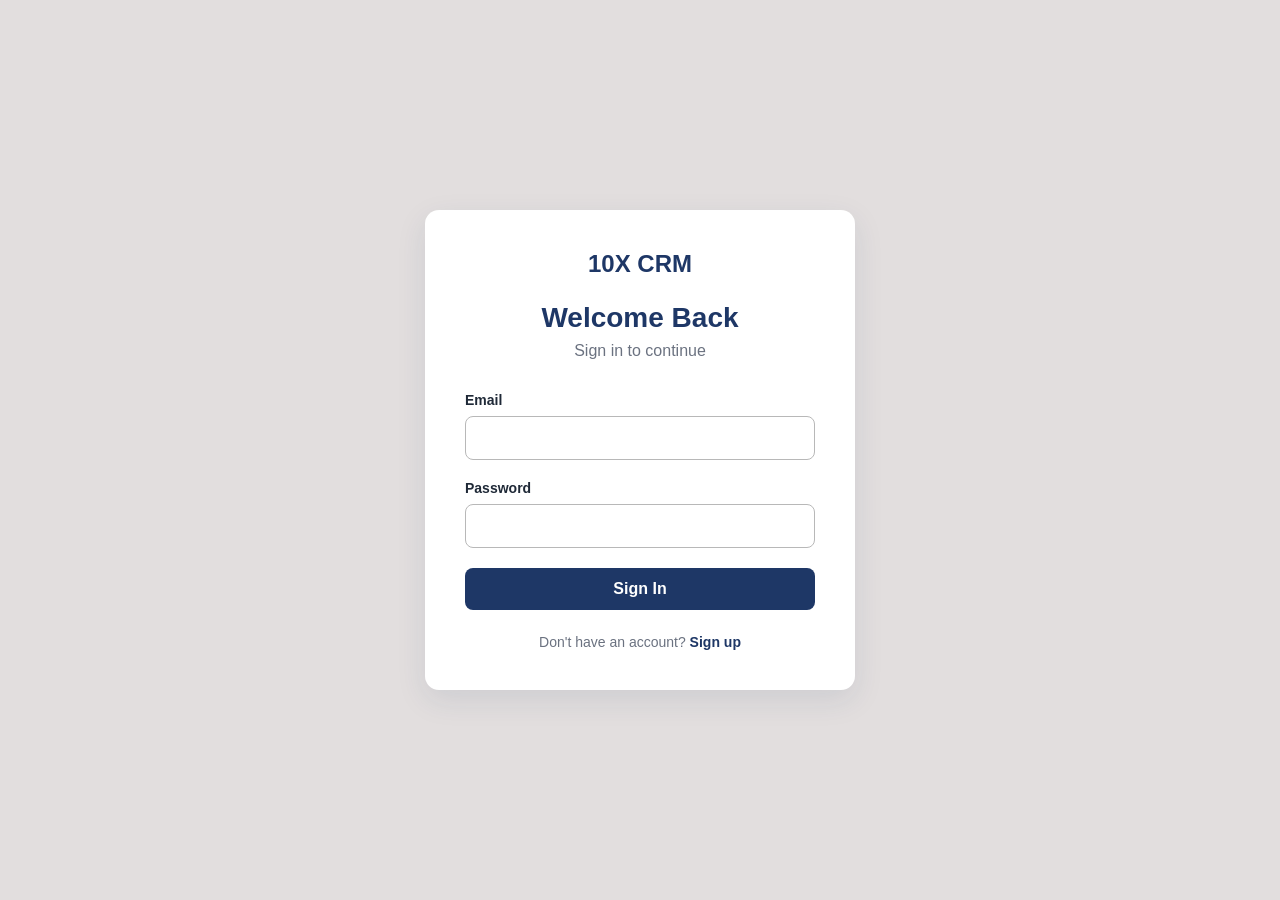
<file: index.html>
<!DOCTYPE html>
<html lang="en">
<head>
    <meta charset="UTF-8">
    <meta name="viewport" content="width=device-width, initial-scale=1.0">
    <title>10x CRM - Sign In</title>
    <link rel="stylesheet" href="./css/style.css">
</head>
<body class="auth-page">
    <main class="auth-container">
        <section class="auth-card">
            <p class="auth-logo">10X CRM</p>
            <h1 class="auth-title">Welcome Back</h1>
            <p class="auth-subtitle">Sign in to continue</p>
            <form id="login-form" class="auth-form" novalidate>
                <div class="form-field">
                    <label for="email" class="form-label">Email</label>
                    <input type="email" id="email" name="email" class="form-input" autocomplete="email">
                    <p id="email-error" class="form-error"></p>
                </div>
                <div class="form-field">
                    <label for="password" class="form-label">Password</label>
                    <input type="password" id="password" name="password" class="form-input" autocomplete="current-password">
                    <p id="password-error" class="form-error"></p>
                </div>
                <button type="submit" class="primary-button">Sign In</button>
            </form>
            <p id="login-error" class="auth-error" aria-live="polite"></p>
            <p class="auth-footer">Don't have an account? <a href="./signup.html" class="auth-link">Sign up</a></p>
        </section>
    </main>
    <script type="module" src="./js/auth.js"></script>
</body>
</html>
</file>
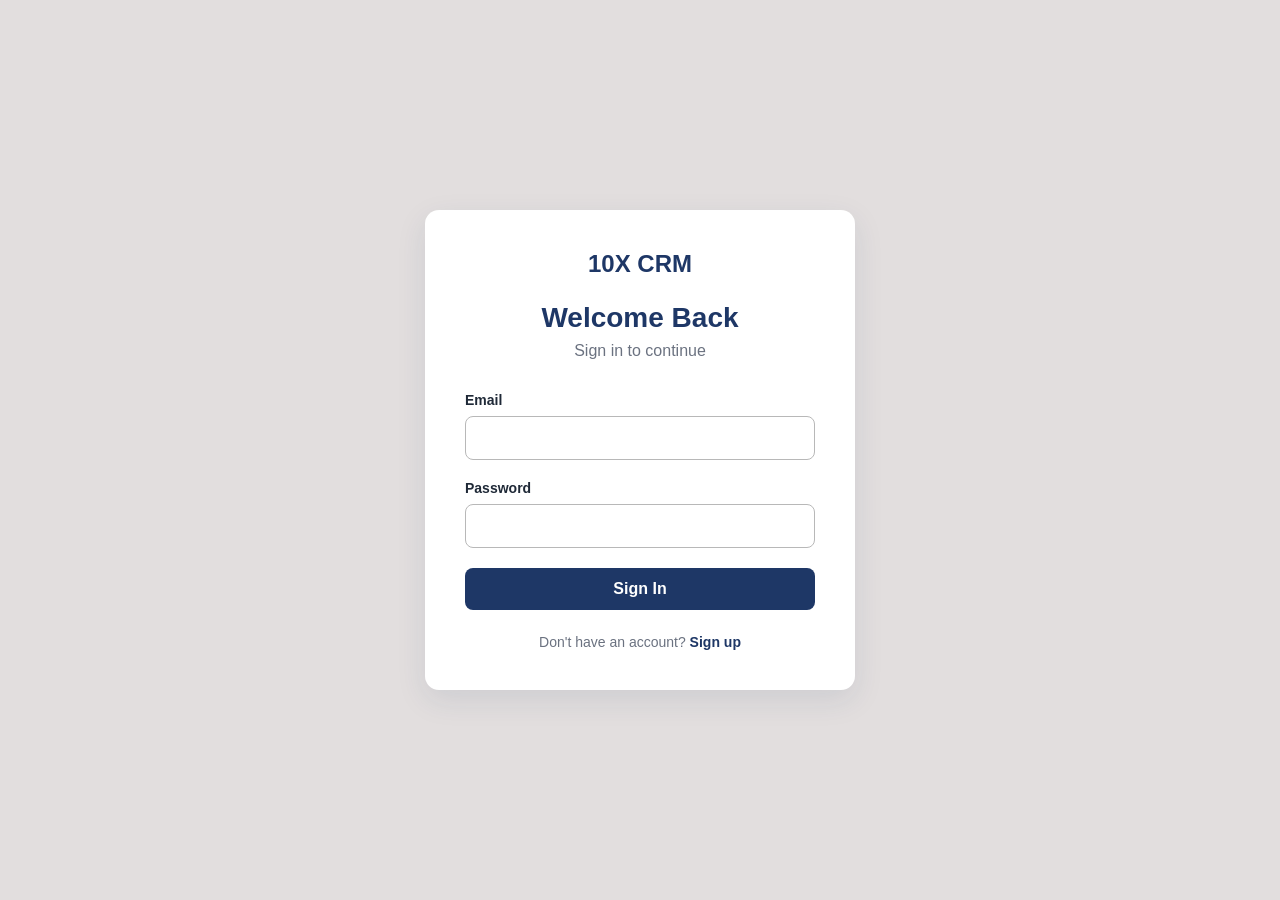
<file: clients.html>
<!DOCTYPE html>
<html lang="en">
<head>
    <meta charset="UTF-8">
    <meta name="viewport" content="width=device-width, initial-scale=1.0">
    <title>10x CRM - Clients</title>
    <link rel="stylesheet" href="./css/style.css">
</head>
<body class="app-page">
    <header class="header">
        <a href="./dashboard.html" class="logo">10x CRM</a>
        <nav>
            <a href="./dashboard.html" class="nav-link">Dashboard</a>
            <a href="./clients.html" class="nav-link active">Clients</a>
            <a href="./profile.html" class="nav-link">Profile</a>
        </nav>
        <div class="app-actions">
            <button type="button" id="theme-toggle" class="theme-toggle" aria-label="Switch Theme">
                <span class="toggle-icon"></span>
            </button>
            <button type="button" id="logout-button" class="logout-button">Logout</button>
        </div>
    </header>
    <main class="clients-content">
        <section class="clients-header">
            <h1>Clients</h1>
            <button type="button" id="add-client-btn" class="add-client-btn">+ Add Client</button>
        </section>
        <section class="clients-toolbar">
            <input type="search" id="client-search" class="client-search" placeholder="Search by name or company...">
            <div class="status-filters">
                <button type="button" class="status-filter active" data-status="All">All</button>
                <button type="button" class="status-filter" data-status="Lead">Lead</button>
                <button type="button" class="status-filter" data-status="Contacted">Contacted</button>
                <button type="button" class="status-filter" data-status="Won">Won</button>
                <button type="button" class="status-filter" data-status="Lost">Lost</button>
            </div>
            <select id="clients-sort" class="clients-sort">
                <option value="newest">Newest</option>
                <option value="name">Name</option>
                <option value="value">Deal Value: High to Low</option>
            </select>
        </section>
        <section class="clients-results">
            <p id="clients-loading" class="clients-message">Loading Clients...</p>
            <div id="clients-error" class="clients-error" hidden>
                <p> Could not load clients. Please try again.</p>
                <button type="button" id="retry-clients-button" class="retry-clients-button">Retry</button>
            </div>
            <div class="clients-list" id="clients-list"></div>
        </section>
        <div class="pagination">
            <button type="button" id="prev-pg-btn" class="pagination-btn">Prev</button>
            <span id="pg-info"></span>
            <button type="button" id="next-pg-btn" class="pagination-btn">Next</button>  
        </div>
    </main>
    <div class="modal-window" id="modal-window" hidden>
        <div class="modal-content">
            <div class="modal-header">
                <h2 id="modal-title">Add Client</h2>
                <button type="button" id="close-modal-btn" class="close-modal-btn" aria-label="Close Form Window">&times;</button>
            </div>
            <form id="client-form" novalidate>
                <label for="client-full-name">Full Name</label>
                <input type="text" id="client-full-name">
                <p class="form-error" id="client-name-error"></p>

                <label for="client-email">Email</label>
                <input type="email" id="client-email">
                <p class="form-error" id="client-email-error"></p>

                <label for="client-phone">Phone</label>
                <input type="text" id="client-phone">
                <p class="form-error" id="client-phone-error"></p>

                <label for="client-company">Company</label>
                <input type="text" id="client-company">
                
                <label for="client-status">Status</label>
                <select id="client-status" required>
                    <option value="Lead">Lead</option>
                    <option value="Contacted">Contacted</option>
                    <option value="Won">Won</option>
                    <option value="Lost">Lost</option>
                </select>

                <label for="client-value">Deal Value</label>
                <input type="number" id="client-value">
                <p class="form-error" id="client-value-error"></p>
                
                <button type="submit" class="save-btn">Save</button>
            </form>
        </div>
    </div>
    <div class="modal-window" id="client-details-modal" hidden>
        <div class="modal-content client-details-window">
            <div  class="modal-header">
                <div class="client-details-avatar" id="client-details-avatar"></div>
                <h2 id="client-details-name">Client Details</h2>
                <button class="close-modal-btn" id="close-client-details-btn" type="button"> &times;</button>
            </div>
            <div class="client-details-content" id="client-details-content">
                <p>
                    <strong>Email:</strong>
                    <span id="client-details-email"></span>
                </p>
                <p>
                    <strong>Phone:</strong>
                    <span id="client-details-phone"></span>
                </p>
                <p>
                    <strong>Company:</strong>
                    <span id="client-details-company"></span>
                </p>
                <p>
                    <strong>Status:</strong>
                    <span id="client-details-status"></span>
                </p>
                <p>
                    <strong>Deal Value:</strong>
                    <span id="client-details-value"></span>
                </p>
                <p>
                    <strong>Client Since:</strong>
                    <span id="client-details-created-at"></span>
                </p>
            </div>
            <section class="client-notes">
                <h3>Notes</h3>
                <p id="client-notes-empty" class="client-notes-empty">No Existing Notes.</p>
                <ul id="client-notes-list" class="client-notes-list"></ul>
                <form id="client-note-form" class="client-note-form">
                    <label for="client-note-input">Add a Note</label>
                    <textarea id="client-note-input" rows="3" maxlength="500" placeholder="Add a note..." required></textarea>
                    <button type="submit" class="add-note-btn">Add Note</button>
                </form>
            </section>
            <button type="button" id="client-reminder-btn" class="client-reminder-btn"> Remind me in 1 minute </button>
        </div>
    </div>
    <div class="client-toast" id="client-toast" hidden></div>
    <script type="module" src="./js/clients.js"></script>
</body>
</html>
</file>
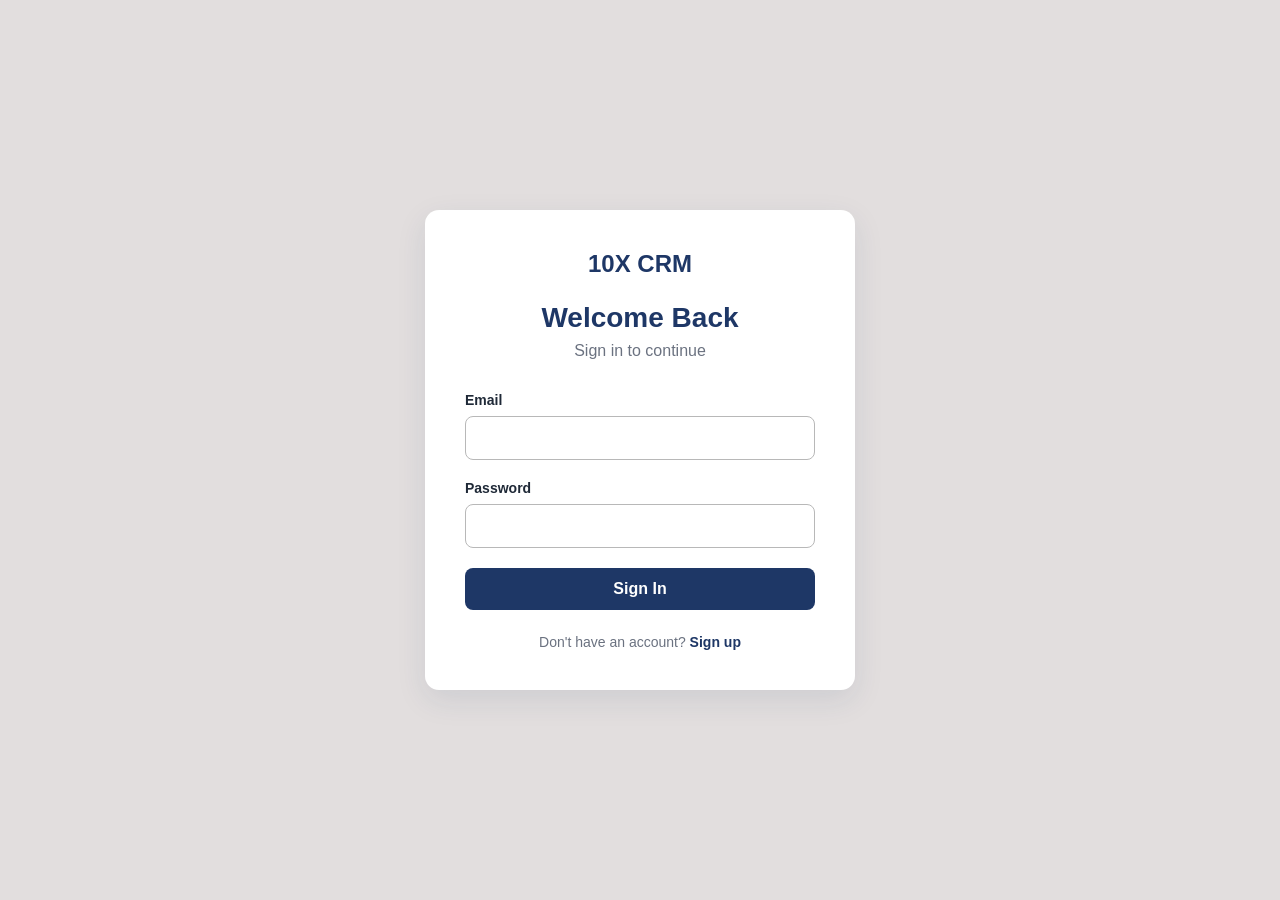
<file: dashboard.html>
<!DOCTYPE html>
<html lang="en">
<head>
    <meta charset="UTF-8">
    <meta name="viewport" content="width=device-width, initial-scale=1.0">
     <title>10x CRM - Dashboard</title>
    <link rel="stylesheet" href="./css/style.css">
</head>
<body class="app-page">
    <header class="header">
        <a href="./dashboard.html" class="logo">10x CRM</a>
        <nav>
            <a href="./dashboard.html" class="nav-link active">Dashboard</a>
            <a href="./clients.html" class="nav-link">Clients</a>
            <a href="./profile.html" class="nav-link">Profile</a>
        </nav>
        <div class="app-actions">
            <button type="button" id="theme-toggle" class="theme-toggle" aria-label="Switch Theme">
                <span class="toggle-icon"></span>
            </button>
            <button type="button" id="logout-button" class="logout-button">Logout</button>
        </div>
    </header>
    <main class="dashboard-content">
        <section class="dashboard-welcome">
            <h1>Welcome Back, <span id="user-name"></span>!</h1>

            <div class="dashboard-date-time-display">
                <span id="current-date"></span>
                <span id="current-time"></span>
            </div>
        </section>
        <section class="dashboard-stats">
            <div class="stat-card">
                <h2>Total Clients</h2>
                <p id="total-clients">0</p>
            </div>
            <div class="stat-card">
                <h2>Active Deals</h2>
                <p id="active-deals">0</p>
            </div>
            <div class="stat-card">
                <h2>Won Revenue</h2>
                <p id="won-revenue">$0</p>
            </div>
            <div class="stat-card">
                <h2>New This Week</h2>
                <p id="new-this-week">0</p>
            </div>
        </section>
        <section class="dashboard-overview">
            <div class="pipeline-card">
                <h2>Pipeline Overview</h2>
                <div class="pipeline-stats">
                    <p>Lead: <span id="lead-count">0</span></p>
                    <p>Contacted: <span id="contacted-count">0</span></p>
                    <p>Won: <span id="won-count">0</span></p>
                    <p>Lost: <span id="lost-count">0</span></p>
                </div>
            </div>
            <div class="recent-clients-card">
                <h2>Recent Clients</h2>
                <div id="recent-clients-list">
                    <p>No clients available yet.</p>
                </div>
                <a href="./clients.html" class="view-clients-link">View All Clients</a>
            </div>
        </section>
    </main>
    <script type="module" src="./js/dashboard.js"></script>
</body>
</html>
</file>
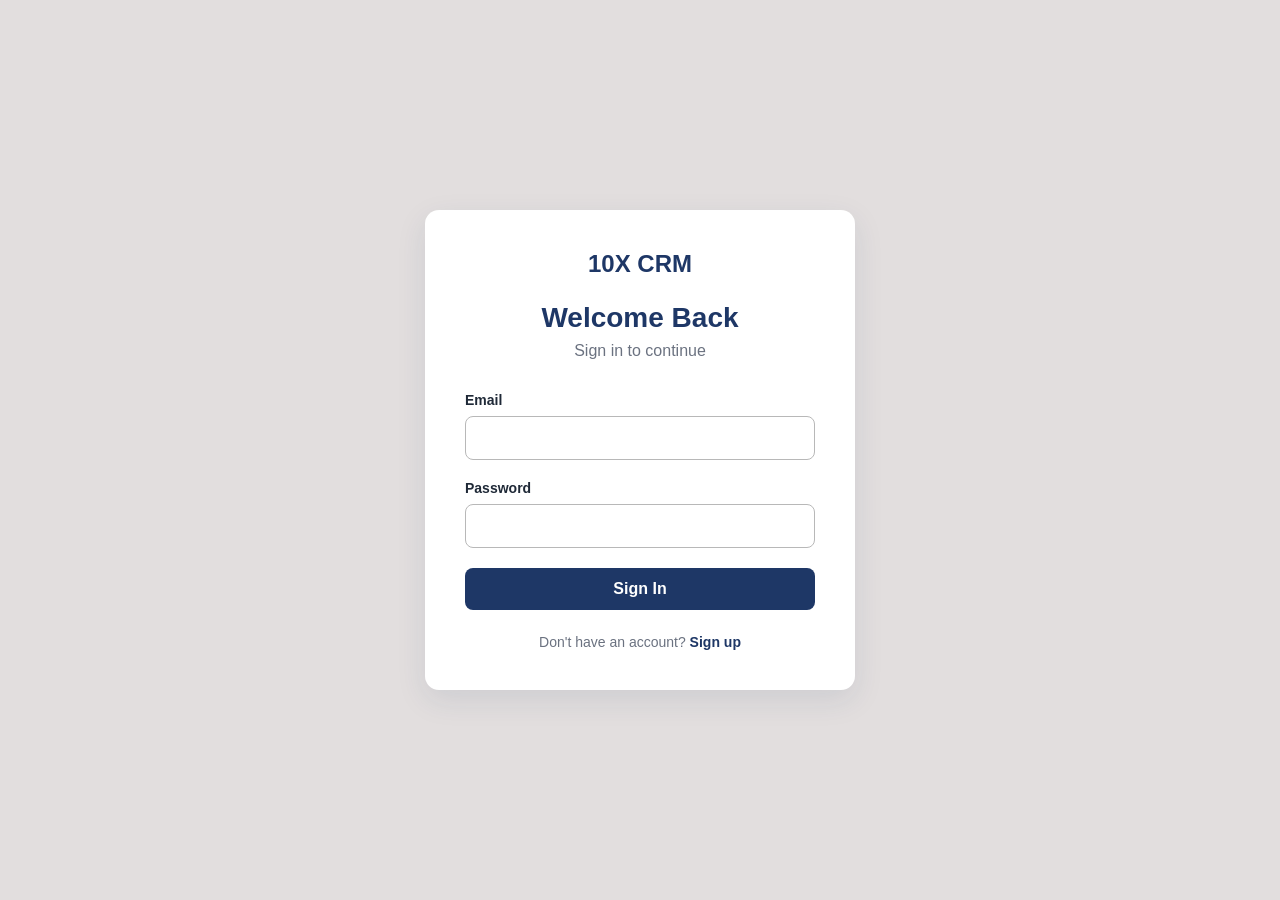
<file: profile.html>
<!DOCTYPE html>
<html lang="en">
<head>
    <meta charset="UTF-8">
    <meta name="viewport" content="width=device-width, initial-scale=1.0">
    <title>10x CRM - Profile</title>
    <link rel="stylesheet" href="./css/style.css">
</head>
<body class="app-page">
    <header class="header">
        <a href="./dashboard.html" class="logo">10x CRM</a>
        <nav>
            <a href="./dashboard.html" class="nav-link">Dashboard</a>
            <a href="./clients.html" class="nav-link">Clients</a>
            <a href="./profile.html" class="nav-link active">Profile</a>
        </nav>
        <div class="app-actions">
            <button type="button" id="theme-toggle" class="theme-toggle" aria-label="Switch Theme">
                <span class="toggle-icon"></span>
            </button>
            <button type="button" id="logout-button" class="logout-button">Logout</button>
        </div>
    </header>
    <main class="profile-content">
        <section class="profile-header">
            <h1>Profile</h1>
        </section>
        <section class="profile-summary">
            <div class="profile-avatar" id="profile-avatar-initials">--</div>
            <div class="profile-summary-details">
                <h2 id="profile-summary-name">user@user.user</h2>
                <p>
                    <strong>Email:</strong>
                    <span id="profile-summary-email"></span>
                </p>
                <p>
                    <strong>Company:</strong>
                    <span id="profile-summary-company">No company</span>
                </p>
                <p>
                    <strong>Member Since:</strong>
                    <span id="profile-member-since">-</span>
                </p>
            </div>
        </section>
        <section class="profile-sections">
            <div class="profile-card">
                <h2>Personal Information</h2>
                <form id="profile-info-form">
                    <label for="profile-full-name"> Full Name </label>
                    <input type="text" id="profile-full-name">

                    <label for="profile-company">Company:</label>
                    <input type="text" id="profile-company" placeholder="Enter Your Company">

                    <label for="profile-email">Email</label>
                    <input type="text" id="profile-email" disabled>

                    <button type="submit" class="profile-save-btn"> Save Changes </button>

                    <p id="profile-info-message" class="profile-message"></p>

                </form>
            </div>
            <div class="profile-card">
                <h2>Change Password</h2>
                <form id="password-form">
                    <label for="current-password">Current Password</label>
                    <input type="password" id="current-password" required>

                    <label for="new-password">New Password</label>
                    <input type="password" id="new-password" required>

                    <label for="confirm-new-password">Confirm New Password</label>
                    <input type="password" id="confirm-new-password" required>

                    <p id="password-message" class="profile-message"></p>
                    <button type="submit" class="profile-save-btn">Save Changes</button>
                </form>
            </div>
        </section>
        <section class="profile-card reset-section">
            <div>
                <h2>Reset CRM Data</h2>
                <p>Delete all locally stored clients.</p>
            </div>
            <button type="button" id="reset-crm-btn" class="reset-crm-btn">Reset CRM Data</button>
            <p id="reset-crm-msg" class="profile-message"></p>
        </section>
    </main>
    <script type="module" src="./js/profile.js"></script>
</body>
</html>
</file>
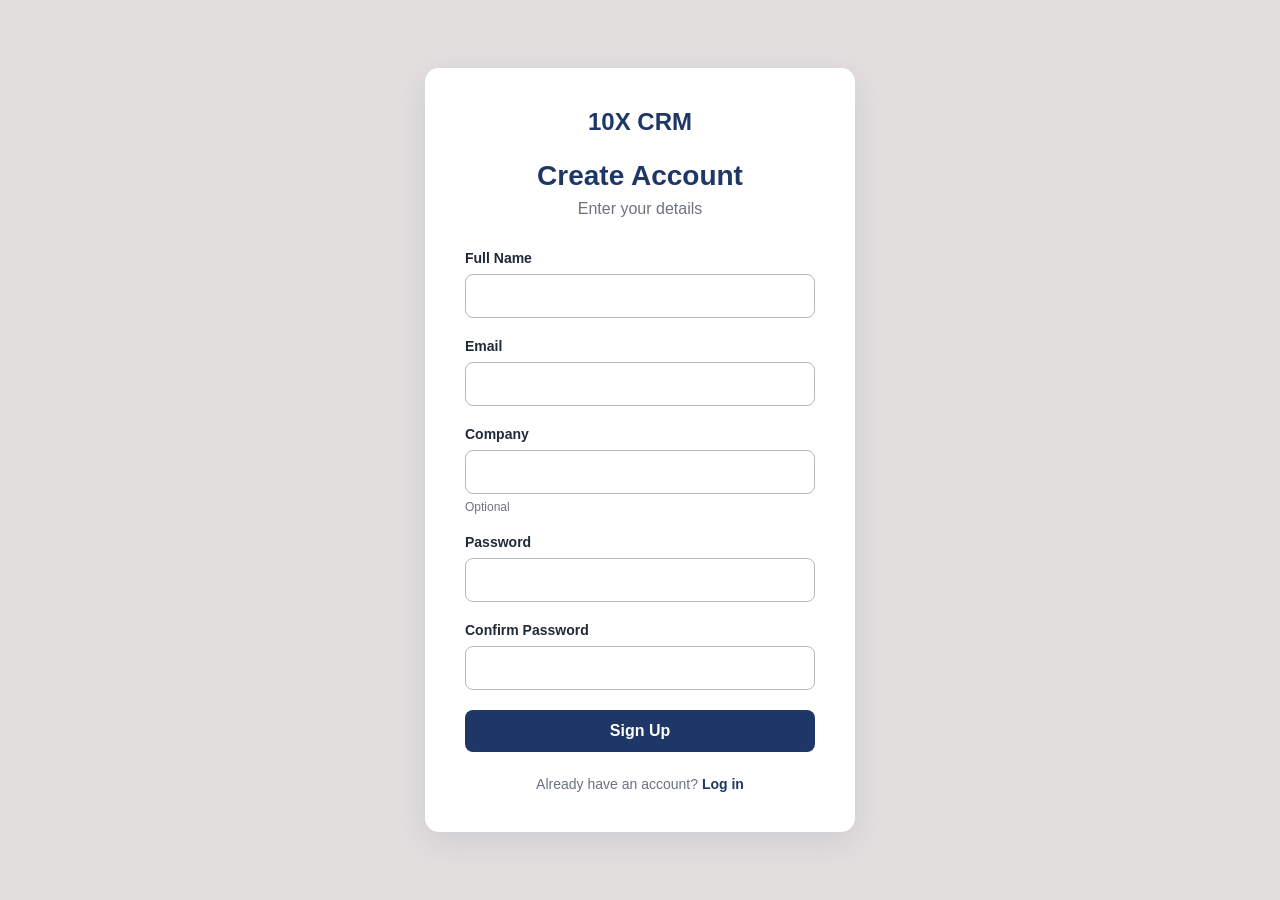
<file: signup.html>
<!DOCTYPE html>
<html lang="en">
<head>
    <meta charset="UTF-8">
    <meta name="viewport" content="width=device-width, initial-scale=1.0">
    <title>10X CRM - Sign Up</title>
    <link rel="stylesheet" href="./css/style.css">
</head>
<body class="auth-page">
    <main class="auth-container">
        <section class="auth-card">
            <p class="auth-logo">10X CRM</p>
            <h1 class="auth-title">Create Account</h1>
            <p class="auth-subtitle">Enter your details</p>
            <form id="signup-form" class="auth-form" novalidate>
                <div class="form-field">
                    <label for="full-name" class="form-label">Full Name</label>
                    <input type="text" id="full-name" name="full-name" class="form-input" autocomplete="name">
                    <p id="full-name-error" class="form-error"></p>
                </div>
                <div class="form-field">
                    <label for="email" class="form-label">Email</label>
                    <input type="email" id="email" name="email" class="form-input" autocomplete="email">
                    <p id="email-error" class="form-error"></p>
                </div>
                <div class="form-field">
                    <label for="company" class="form-label">Company</label>
                    <input type="text" id="company" name="company" class="form-input" autocomplete="organization">
                    <p class="form-hint">Optional</p>
                </div>
                <div class="form-field">
                    <label for="password" class="form-label">Password</label>
                    <input type="password" id="password" name="password" class="form-input" autocomplete="new-password">
                    <p id="password-error" class="form-error"></p>
                </div>
                <div class="form-field">
                    <label for="confirm-password" class="form-label">Confirm Password</label>
                    <input type="password" id="confirm-password" name="confirm-password" class="form-input" autocomplete="new-password">
                    <p id="confirm-password-error" class="form-error"></p>
                </div>
                <button type="submit" class="primary-button">Sign Up</button>
            </form> 
            <p id="signup-success" class="auth-success" aria-live="polite"></p>
            <p class="auth-footer">Already have an account? <a href="./index.html" class="auth-link">Log in</a></p>
        </section>
    </main>
    <script type="module" src="./js/auth.js"></script>
</body>
</html>
</file>
<file: css/style.css>
*,
*::before,
*::after {
  box-sizing: border-box;
}

body {
  margin: 0;
}

button,
input {
  font: inherit;
}

.auth-page {
  min-height: 100vh;
  background-color: #e2dede;
  color: #1e3766;
  font-family: Arial, sans-serif;
}

.auth-container {
  min-height: 100vh;
  display: flex;
  justify-content: center;
  align-items: center;
  padding: 24px;
}

.auth-card {
  width: 100%;
  max-width: 430px;
  padding: 40px;
  background-color: #ffffff;
  border-radius: 14px;
  box-shadow: 0px 10px 30px rgba(30, 55, 102, 0.1);
}

.auth-logo {
  margin: 0 0 24px 0;
  color: #1e3766;
  font-size: 24px;
  font-weight: bold;
  text-align: center;
}

.auth-title {
  margin: 0 0 8px 0;
  color: #1e3766;
  font-size: 28px;
  text-align: center;
}

.auth-subtitle {
  margin: 0 0 32px 0;
  color: #6b7280;
  font-size: 16px;
  text-align: center;
}

.auth-form {
  display: flex;
  flex-direction: column;
  gap: 20px;
}
.auth-form .form-field {
  display: flex;
  flex-direction: column;
  text-align: left;
}
.auth-form .form-label {
  margin-bottom: 8px;
  color: #1f2937;
  font-size: 14px;
  font-weight: 600;
}
.auth-form .form-input {
  width: 100%;
  padding: 12px 14px;
  color: #1f2937;
  background-color: #ffffff;
  border: 1px solid #b8b8b8;
  border-radius: 8px;
  outline: none;
}
.auth-form .form-input:focus {
  outline: none;
  border-color: #1e3766;
  border-width: 1.5px;
  box-shadow: 0 0 0 2px rgba(30, 55, 102, 0.2);
}
.auth-form .form-error, .auth-form .form-hint {
  margin: 6px 0 0;
  font-size: 12px;
}
.auth-form .form-error {
  color: #c0392b;
}
.auth-form .form-error:empty {
  display: none;
}
.auth-form .form-hint {
  color: #6b7280;
}

.primary-button {
  width: 100%;
  padding: 12px 14px;
  color: #ffffff;
  background-color: #1e3766;
  border: none;
  border-radius: 8px;
  font-weight: bold;
  cursor: pointer;
}
.primary-button:hover {
  background-color: rgb(18.4090909091, 33.75, 62.5909090909);
}
.primary-button:disabled {
  background-color: rgb(53.1818181818, 97.5, 180.8181818182);
  cursor: not-allowed;
}

.auth-footer {
  margin: 24px 0 0;
  color: #6b7280;
  font-size: 14px;
  text-align: center;
}

.auth-link {
  color: #1e3766;
  font-weight: bold;
  text-decoration: none;
}
.auth-link:hover {
  text-decoration: underline;
}

.auth-error {
  margin: 16px 0 0;
  color: #c0392b;
  font-size: 14px;
  text-align: center;
}
.auth-error:empty {
  display: none;
}

.auth-success {
  position: fixed;
  top: 24px;
  right: 24px;
  z-index: 1000;
  max-width: calc(100% - 48px);
  margin: 0 auto;
  padding: 16px 20px;
  color: #ffffff;
  background-color: #2e7d32;
  border-radius: 8px;
  box-shadow: 0px 10px 30px rgba(30, 55, 102, 0.1);
  font-size: 14px;
}
.auth-success:empty {
  display: none;
}

.form-input.input-error {
  border-color: #c0392b;
}
.form-input.input-error:focus {
  border-color: #c0392b;
}

@media (max-width: 480px) {
  .auth-container {
    align-items: flex-start;
    padding: 16px;
  }
  .auth-card {
    padding: 24px;
  }
}
.app-page {
  min-height: 100vh;
  margin: 0;
  background-color: #e2dede;
  color: #1f2937;
  font-family: Arial, sans-serif;
}

.header {
  display: flex;
  align-items: center;
  justify-content: space-between;
  gap: 32px;
  padding: 16px 32px;
  background-color: #ffffff;
  border-bottom: 2px solid #b8b8b8;
}

.logo {
  color: #1e3766;
  font-size: 20px;
  font-weight: bold;
  text-decoration: none;
}

.header nav {
  display: flex;
  align-items: center;
  gap: 8px;
}

.nav-link {
  padding: 8px 12px;
  color: #6b7280;
  border-radius: 8px;
  font-weight: bolder;
  text-decoration: none;
}
.nav-link:hover {
  color: #1e3766;
  background-color: rgba(30, 55, 102, 0.08);
}
.nav-link.active {
  color: #ffffff;
  background-color: #1e3766;
}

.app-actions {
  display: flex;
  align-items: center;
  gap: 12px;
}

.theme-toggle {
  position: relative;
  width: 46px;
  height: 24px;
  padding: 0;
  background-color: rgba(30, 55, 102, 0.15);
  border: 1px solid #b8b8b8;
  border-radius: 999px;
  cursor: pointer;
}

.toggle-icon {
  position: absolute;
  top: 3px;
  left: 3px;
  width: 16px;
  height: 16px;
  background-color: #ffffff;
  border-radius: 50%;
  box-shadow: 0 1px 4px rgba(0, 0, 0, 0.2);
  transition: transform 0.2s ease;
}

.theme-toggle.active {
  background-color: #1e3766;
}
.theme-toggle.active .toggle-icon {
  transform: translateX(22px);
}

.logout-button {
  padding: 8px 14px;
  color: #1e3766;
  background-color: transparent;
  border: 1px solid #1e3766;
  border-radius: 8px;
  font-weight: bold;
  cursor: pointer;
}
.logout-button:hover {
  color: #ffffff;
  background-color: #1e3766;
}

.app-page.dark-theme {
  background-color: #111827;
  color: #f3f4f6;
}
.app-page.dark-theme .header {
  background-color: #1f2937;
  border-color: #374151;
}
.app-page.dark-theme .logo {
  color: #f3f4f6;
}
.app-page.dark-theme .nav-link {
  color: #cbd5e1;
}
.app-page.dark-theme .nav-link:hover {
  color: #f3f4f6;
  background-color: rgba 255, 255, 255, 0.08;
}
.app-page.dark-theme .nav-link.active {
  color: #111827;
  background-color: #f3f4f6;
}
.app-page.dark-theme .logout-button {
  color: #f3f4f6;
  border-color: #f3f4f6;
}
.app-page.dark-theme .logout-button:hover {
  color: #111827;
  background-color: #f3f4f6;
}

@media (max-width: 700px) {
  .header {
    flex-wrap: wrap;
    gap: 16px;
    padding: 16px;
  }
  .header nav {
    order: 3;
    width: 100%;
    justify-content: center;
  }
  .app-actions {
    margin-left: auto;
  }
}
.dashboard-content {
  width: 100%;
  max-width: 1200px;
  margin: 0 auto;
  padding: 32px;
}

.dashboard-welcome {
  display: flex;
  align-items: center;
  justify-content: space-between;
  gap: 24px;
  margin-bottom: 32px;
}
.dashboard-welcome h1 {
  margin: 0;
  color: #1e3766;
  font-size: 28px;
}
.dashboard-welcome .dashboard-date-time-display {
  display: flex;
  flex-direction: column;
  gap: 4px;
  color: #6b7280;
  text-align: right;
}

.dashboard-stats {
  display: grid;
  grid-template-columns: repeat(4, 1fr);
  gap: 20px;
}
.dashboard-stats .stat-card {
  padding: 24px;
  background-color: #ffffff;
  border: 1px solid #b8b8b8;
  border-radius: 12px;
  box-shadow: 0 4px 14px rgba(30, 55, 102, 0.08);
}
.dashboard-stats .stat-card h2 {
  margin: 0 0 12px;
  color: #6b7280;
  font-size: 15px;
  font-weight: bold;
}
.dashboard-stats .stat-card p {
  margin: 0;
  color: #1e3766;
  font-size: 28px;
  font-weight: bold;
}

.dashboard-overview {
  display: grid;
  grid-template-columns: repeat(2, 1fr);
  gap: 20px;
  margin-top: 24px;
}
.dashboard-overview .pipeline-card, .dashboard-overview .recent-clients-card {
  padding: 24px;
  background-color: #ffffff;
  border: 1px solid #b8b8b8;
  border-radius: 12px;
  box-shadow: 0 4px 14px rgba(30, 55, 102, 0.08);
}
.dashboard-overview .pipeline-card h2, .dashboard-overview .recent-clients-card h2 {
  margin: 0 0 20px;
  color: #1e3766;
  font-size: 20px;
}
.dashboard-overview .pipeline-stats {
  display: grid;
  grid-template-columns: repeat(2, 1fr);
  gap: 12px;
}
.dashboard-overview .pipeline-stats p {
  margin: 0;
  padding: 12px;
  color: #6b7280;
  background-color: #e2dede;
  border-radius: 8px;
}
.dashboard-overview .pipeline-stats span {
  color: #1e3766;
  font-weight: bold;
}
.dashboard-overview #recent-client-list {
  display: flex;
  flex-direction: column;
  gap: 12px;
  margin-bottom: 20px;
}
.dashboard-overview #recent-client-list p {
  margin: 0;
  color: #6b7280;
}
.dashboard-overview .view-clients-link {
  display: inline-block;
  color: #1e3766;
  font-weight: bold;
  text-decoration: none;
}
.dashboard-overview .view-clients-link:hover {
  text-decoration: underline;
}

#recent-clients-list {
  display: flex;
  flex-direction: column;
  gap: 10px;
  margin-bottom: 20px;
}
#recent-clients-list .recent-client-item {
  display: grid;
  grid-template-columns: 1fr 1fr auto;
  align-items: center;
  gap: 12px;
  padding: 12px;
  background-color: #e2dede;
  border-radius: 8px;
}
#recent-clients-list .recent-client-name {
  color: #6b7280;
  font-size: 14px;
}
#recent-clients-list .recent-client-company {
  color: #6b7280;
  font-size: 14px;
}
#recent-clients-list .recent-client-status {
  padding: 4px 8px;
  color: #1e3766;
  background-color: #ffffff;
  border-radius: 999px;
  font-size: 12px;
  font-weight: bold;
  padding: 6px 12px;
  border: 1.5px solid transparent;
  border-radius: 999px;
  font-size: 13px;
  font-weight: bold;
}
#recent-clients-list .recent-client-status.status-lead {
  color: #1d4ed8;
  background-color: #dbeafe;
  border-color: #426fea;
}
#recent-clients-list .recent-client-status.status-contacted {
  color: #7e22ce;
  background-color: #f3e8ff;
  border-color: #7e22ce;
}
#recent-clients-list .recent-client-status.status-won {
  color: #15803d;
  background-color: #dcfce7;
  border-color: #15803d;
}
#recent-clients-list .recent-client-status.status-lost {
  color: #b91c1c;
  background-color: #ffd5d5;
  border-color: #b91c1c;
}

.app-page.dark-theme .dashboard-welcome h1 {
  color: #f3f4f6;
}
.app-page.dark-theme .dashboard-date-time-display {
  color: #cbd5e1;
}
.app-page.dark-theme .stat-card, .app-page.dark-theme .pipeline-card, .app-page.dark-theme .recent-clients-card {
  background-color: #1f2937;
  border-color: #374151;
}
.app-page.dark-theme .stat-card h2 {
  color: #cbd5e1;
}
.app-page.dark-theme .stat-card p {
  color: #f3f4f6;
}
.app-page.dark-theme .pipeline-card h2, .app-page.dark-theme .recent-clients-card h2 {
  color: #f3f4f6;
}
.app-page.dark-theme .pipeline-stats p {
  color: #cbd5e1;
  background-color: #111827;
}
.app-page.dark-theme .pipeline-stats span {
  color: #f3f4f6;
}
.app-page.dark-theme #recent-clients-list p {
  color: #cbd5e1;
}
.app-page.dark-theme .view-clients-link {
  color: #f3f4f6;
}
.app-page.dark-theme #recent-clients-list .recent-client-item {
  background-color: #111827;
  border-color: #374151;
}
.app-page.dark-theme #recent-clients-list .recent-client-name {
  color: #f3f4f6;
}
.app-page.dark-theme #recent-clients-list .recent-client-company {
  color: #cbd5e1;
}
.app-page.dark-theme #recent-clients-list .recent-client-status.status-lead {
  color: #bfdbfe;
  background-color: #1e3a8a;
  border-color: #3b82f6;
}
.app-page.dark-theme #recent-clients-list .recent-client-status.status-contacted {
  color: #e9d5ff;
  background-color: #581c87;
  border-color: #a855f7;
}
.app-page.dark-theme #recent-clients-list .recent-client-status.status-won {
  color: #bbf7d0;
  background-color: #14532d;
  border-color: #22c55e;
}
.app-page.dark-theme #recent-clients-list .recent-client-status.status-lost {
  color: #fecaca;
  background-color: #7f1d1d;
  border-color: #ef4444;
}

@media (max-width: 900px) {
  .dashboard-stats {
    grid-template-columns: repeat(2, 1fr);
  }
  .dashboard-overview {
    grid-template-columns: 1fr;
  }
}
@media (max-width: 600px) {
  .dashboard-content {
    padding: 24px 16px;
  }
  .dashboard-welcome {
    align-items: flex-start;
    flex-direction: column;
  }
  .dashboard-date-time-display {
    text-align: left;
  }
  .dashboard-stats {
    grid-template-columns: 1fr;
  }
  .recent-client-item {
    grid-template-columns: 1fr;
    gap: 6px;
  }
  .recent-client-status {
    justify-self: start;
  }
}
.clients-content {
  width: 100%;
  max-width: 1200px;
  margin: 0 auto;
  padding: 32px;
}

.clients-header {
  display: flex;
  justify-content: space-between;
  align-items: center;
  gap: 24px;
  margin-bottom: 24px;
}
.clients-header h1 {
  margin: 0;
  color: #1e3766;
  font-size: 28px;
}
.clients-header .add-client-btn {
  padding: 10px 16px;
  color: #ffffff;
  background-color: #1e3766;
  border: none;
  border-radius: 8px;
  font-weight: bold;
  cursor: pointer;
}
.clients-header .add-client-btn:hover {
  background-color: rgb(18.4090909091, 33.75, 62.5909090909);
}

.clients-toolbar {
  display: grid;
  grid-template-columns: minmax(220px, 1fr) auto auto;
  align-items: center;
  gap: 16px;
  margin-bottom: 24px;
}
.clients-toolbar .client-search, .clients-toolbar .clients-sort {
  padding: 10px 12px;
  color: #1f2937;
  background-color: #ffffff;
  border: 1px solid #b8b8b8;
  border-radius: 8px;
  outline: none;
}
.clients-toolbar .client-search:focus, .clients-toolbar .clients-sort:focus {
  border-color: #1e3766;
  box-shadow: 0 0 0 2px rgba(30, 55, 102, 0.15);
}
.clients-toolbar .status-filters {
  display: flex;
  align-items: center;
  gap: 8px;
}
.clients-toolbar .status-filter {
  padding: 9px 12px;
  color: #6b7280;
  background-color: transparent;
  border: 1px solid #b8b8b8;
  border-radius: 999px;
  background-color: #ffffff;
  font-weight: bold;
  cursor: pointer;
}
.clients-toolbar .status-filter:hover {
  color: #1e3766;
  border-color: #1e3766;
}
.clients-toolbar .status-filter.active {
  color: #ffffff;
  background-color: #1e3766;
  border-color: #1e3766;
}

.clients-results {
  min-height: 200px;
}
.clients-results .clients-list {
  display: grid;
  grid-template-columns: repeat(3, 1fr);
  gap: 20px;
}
.clients-results .client-card {
  padding: 20px;
  background-color: #ffffff;
  border: 1px solid #b8b8b8;
  border-radius: 12px;
  box-shadow: 0 4px 14px rgba(20, 55, 102, 0.08);
}
.clients-results .client-card-name {
  margin: 0 0 6px;
  color: #1e3766;
  font-size: 19px;
}
.clients-results .client-card-company {
  margin: 0 0 16px;
  color: #6b7280;
  font-size: 14px;
}
.clients-results .client-card-detail {
  margin: 6px 0;
  color: #1f2937;
  font-size: 14px;
  overflow-wrap: anywhere;
}
.clients-results .client-card-value {
  margin: 16px 0 12px;
  color: #1e3766;
  font-size: 18px;
  font-weight: bold;
}
.clients-results .status-select-wrapper {
  display: inline-flex;
  align-items: center;
  gap: 6px;
  width: fit-content;
}
.clients-results .client-status-select {
  display: inline-block;
  min-width: 120px;
  appearance: none;
  padding: 6px 12px 6px 10px;
  border: 1.5px solid transparent;
  font: inherit;
  cursor: pointer;
  outline: none;
  border-radius: 999px;
  font-size: 12px;
  font-weight: bold;
}
.clients-results .client-status-select:focus {
  border-color: #1e3766;
}
.clients-results .client-status-select.status-lead {
  color: #1d4ed8;
  border-color: #426fea;
  background-color: #dbeafe;
}
.clients-results .client-status-select.status-contacted {
  color: #7e22ce;
  border-color: #7e22ce;
  background-color: #f3e8ff;
}
.clients-results .client-status-select.status-won {
  color: #15803d;
  border-color: #15803d;
  background-color: #dcfce7;
}
.clients-results .client-status-select.status-lost {
  color: #b91c1c;
  border-color: #b91c1c;
  background-color: #ffd5d5;
}
.clients-results .dropdown-arrow {
  font-size: 20px;
  pointer-events: none;
  color: rgba(54, 56, 59, 0.568627451);
}

.client-message {
  margin: 40px 0;
  color: #6b7280;
  text-align: center;
}

.clients-error {
  padding: 24px;
  color: #ffffff;
  border: 1px solid #c0392b;
  border-radius: 12px;
  text-align: center;
}
.clients-error p {
  margin: 0 0 16px;
}

.retry-clients-button {
  padding: 8px 14px;
  color: #ffffff;
  background-color: #c0392b;
  border: none;
  border-radius: 8px;
  font-weight: bold;
  cursor: pointer;
}

.pagination {
  display: flex;
  justify-content: center;
  align-items: center;
  gap: 16px;
  margin-top: 32px;
}

.pagination-btn {
  padding: 9px 14px;
  color: #ffffff;
  background-color: #1e3766;
  border: none;
  border-radius: 8px;
  font-weight: 8px;
  cursor: pointer;
}
.pagination-btn:hover:not(:disabled) {
  background-color: rgb(18.4090909091, 33.75, 62.5909090909);
}
.pagination-btn:disabled {
  opacity: 0.45;
  cursor: not-allowed;
}

#pg-info {
  color: #6b7280;
  font-weight: bold;
}

.client-card-actions {
  display: flex;
  gap: 10px;
  margin-top: 18px;
}

.edit-client-btn, .delete-client-btn {
  flex: 1;
  padding: 8px 12px;
  background-color: transparent;
  border-radius: 8px;
  font-weight: bold;
  cursor: pointer;
}

.edit-client-btn {
  color: #1e3766;
  border: 1px solid #1e3766;
}
.edit-client-btn:hover {
  color: #ffffff;
  background-color: #1e3766;
}

.delete-client-btn {
  color: #c0392b;
  border: 1px solid #c0392b;
}
.delete-client-btn:hover {
  color: #ffffff;
  background-color: #c0392b;
}

.modal-window[hidden] {
  display: none;
}

.modal-window {
  position: fixed;
  inset: 0;
  z-index: 1000;
  display: flex;
  align-items: center;
  justify-content: center;
  padding: 20px;
  background-color: rgba(0, 0, 0, 0.55);
  gap: 16px;
}

.modal-content {
  width: 100%;
  max-width: 520px;
  max-height: 98vh;
  overflow-y: auto;
  padding: 24px;
  background-color: #ffffff;
  border-radius: 12px;
  box-shadow: 0 12px 35px rgba(0, 0, 0, 0.25);
}

.modal-header {
  display: flex;
  align-items: center;
  justify-content: space-between;
  gap: 16px;
  margin-bottom: 20px;
}
.modal-header h2 {
  margin: 0;
  color: #1e3766;
}

.close-modal-btn {
  padding: 0;
  color: #6b7280;
  background-color: transparent;
  border: none;
  font-size: 30px;
  line-height: 1;
  cursor: pointer;
  margin-left: auto;
}
.close-modal-btn:hover {
  color: #c0392b;
}

#client-form {
  display: grid;
  gap: 10px;
}
#client-form label {
  margin-top: 4px;
  color: #1f2937;
  font-weight: bold;
}
#client-form input, #client-form select {
  width: 100%;
  padding: 10px 12px;
  color: #1f2937;
  background-color: #ffffff;
  border: 1px solid #b8b8b8;
  border-radius: 8px;
  font: inherit;
  outline: none;
}
#client-form input:focus, #client-form select:focus {
  border-color: #1e3766;
  box-shadow: 0 0 0 2px rgba(30, 55, 102, 0.15);
}
#client-form .save-btn {
  margin-top: 14px;
  padding: 11px 16px;
  color: #f4f4f4;
  background-color: #1e3766;
  border: none;
  font-weight: bold;
  cursor: pointer;
}
#client-form .save-btn:hover {
  background-color: rgb(18.4090909091, 33.75, 62.5909090909);
}
#client-form .form-error {
  margin: 0;
  color: #c0392b;
  font-size: 14px;
}
#client-form .form-error:empty {
  display: none;
}

#client-form input.input-error,
#client-form input.input-error:focus {
  border-color: #c0392b;
}

#client-form input.input-error:focus {
  border-width: 1.5px;
}

.client-details-window {
  max-width: 560px;
}

.client-details-content {
  display: grid;
  gap: 4px;
}
.client-details-content p {
  display: grid;
  grid-template-columns: 130px 1fr;
  gap: 12px;
  margin: 0;
  padding: 12px 0;
  color: #1f2937;
  border-bottom: 1px solid #b8b8b8;
}
.client-details-content p:last-child {
  border-bottom: none;
}
.client-details-content strong {
  color: #1e3766;
}

.client-notes {
  margin-top: 24px;
  padding-top: 20px;
  border-top: 1px solid #b8b8b8;
}
.client-notes h3 {
  margin: 0 0 16px;
  color: #1e3766;
}

.client-notes-empty {
  margin: 0 0 16px;
  color: #6b7280;
  font-size: 14px;
}

.client-notes-list {
  display: grid;
  gap: 10px;
  margin: 0 0 18px;
  padding: 0;
  list-style: none;
}

.client-note-form {
  display: grid;
  gap: 10px;
}
.client-note-form label {
  color: #1f2937;
  font-weight: bold;
}
.client-note-form textarea {
  width: 100%;
  padding: 10px 12px;
  color: #1f2937;
  background-color: #ffffff;
  border: 1px solid #b8b8b8;
  border-radius: 8px;
  font: inherit;
  resize: vertical;
  outline: none;
}
.client-note-form textarea:focus {
  border-color: #1e3766;
  box-shadow: 0 0 0 2px rgba(30, 55, 102, 0.15);
}

.add-note-btn {
  justify-self: start;
  padding: 9px 16px;
  color: #ffffff;
  background-color: #1e3766;
  border: none;
  border-radius: 8px;
  font-weight: bold;
  cursor: pointer;
}
.add-note-btn:hover {
  background-color: rgb(18.4090909091, 33.75, 62.5909090909);
}

.client-note-item {
  padding: 12px;
  background-color: rgba(30, 55, 102, 0.06);
  border: 1px solid #b8b8b8;
  border-radius: 8px;
}
.client-note-item p {
  margin: 0 0 8px;
  color: #1f2937;
  line-height: 1.5;
  overflow-wrap: anywhere;
}
.client-note-item time {
  color: #6b7280;
  font-size: 12px;
}

.client-reminder-btn {
  width: 100%;
  margin-top: 20px;
  padding: 11px 16px;
  color: #1e3766;
  background-color: transparent;
  border: 1px solid #1e3766;
  border-radius: 8px;
  font: inherit;
  font-weight: bold;
  cursor: pointer;
}
.client-reminder-btn:hover {
  color: #ffffff;
  background-color: #1e3766;
}
.client-reminder-btn:focus-visible {
  outline: 2px solid #1e3766;
  outline-offset: 2px;
}

.client-card-avatar {
  width: 88px;
  height: 88px;
  margin: 0 auto 16px;
  display: grid;
  place-items: center;
  overflow: hidden;
  border: 2px solid #b8b8b8;
  border-radius: 50%;
  background-color: #e2dede;
  color: #1e3766;
  font-size: 24px;
  font-weight: bold;
}
.client-card-avatar img {
  width: 100%;
  height: 100%;
  object-fit: cover;
  display: block;
}

.client-details-avatar {
  width: 72px;
  height: 72px;
  flex-shrink: 0;
  display: grid;
  place-items: center;
  overflow: hidden;
  border: 2px solid #b8b8b8;
  border-radius: 50%;
  background-color: #e2dede;
  color: #1e3766;
  font-size: 22px;
  font-weight: bold;
}
.client-details-avatar img {
  width: 100%;
  height: 100%;
  display: block;
  object-fit: cover;
}

.client-toast {
  position: fixed;
  right: 24px;
  bottom: 24px;
  z-index: 1111;
  max-width: 320px;
  padding: 12px 18px;
  color: #ffffff;
  border-radius: 8px;
  box-shadow: 0 8px 24px rgba(0, 0, 0, 0.2);
  font-weight: bold;
}
.client-toast.success {
  background-color: #15803d;
}
.client-toast.error {
  background-color: #c0392b;
}

.client-toast[hidden] {
  display: none;
}

@media (max-width: 950px) {
  .clients-toolbar {
    grid-template-columns: 1fr;
  }
  .status-filters {
    flex-wrap: wrap;
  }
  .clients-results .clients-list {
    grid-template-columns: repeat(2, 1fr);
  }
}
@media (max-width: 650px) {
  .clients-content {
    padding: 24px 16px;
  }
  .clients-header {
    align-items: stretch;
    flex-direction: column;
  }
  .add-client-btn {
    width: 100%;
  }
  .clients-results .clients-list {
    grid-template-columns: 1fr;
  }
  .client-details-content p {
    grid-template-columns: 1fr;
    gap: 4px;
  }
}
body.dark-theme .client-search, body.dark-theme .clients-sort, body.dark-theme .client-card, body.dark-theme .clients-error {
  color: #f4f4f4;
  background-color: #1f2937;
  border-color: #374151;
}
body.dark-theme .client-card-detail {
  color: #f4f4f4;
}
body.dark-theme .client-card-company, body.dark-theme .clients-message {
  color: #b8bec9;
}
body.dark-theme .status-filter {
  color: #d1d5db;
  border-color: #4b5563;
  background-color: #1f2937;
}
body.dark-theme .status-filter:hover {
  color: #ffffff;
  border-color: #ffffff;
}
body.dark-theme .client-status-select {
  border-color: transparent;
}
body.dark-theme .client-status-select.status-lead {
  color: #bfdbfe;
  background-color: #1e3a8a;
}
body.dark-theme .client-status-select.status-contacted {
  color: #e9d5ff;
  background-color: #581c87;
}
body.dark-theme .client-status-select.status-won {
  color: #bbf7d0;
  background-color: #14532d;
}
body.dark-theme .client-status-select.status-lost {
  color: #fecaca;
  background-color: #ed4646;
}
body.dark-theme .clients-header h1 {
  color: #f4f4f4;
}
body.dark-theme .client-card-name, body.dark-theme .client-card-value {
  color: #56739f;
}
body.dark-theme .edit-client-btn {
  color: #60a5fa;
  border-color: #60a5fa;
}
body.dark-theme .edit-client-btn:hover {
  color: #111827;
  background-color: #60a5fa;
  border-color: #60a5fa;
}
body.dark-theme .delete-client-btn {
  color: #f87171;
  border-color: #f87171;
}
body.dark-theme .delete-client-btn:hover {
  color: #111827;
  background-color: #f87171;
  border-color: #f87171;
}
body.dark-theme .modal-content {
  background-color: #1f2937;
}
body.dark-theme .modal-header h2 {
  color: #f4f4f4;
}
body.dark-theme .close-modal-btn {
  color: #d1d5db;
}
body.dark-theme .close-modal-btn:hover {
  color: #f91616;
}
body.dark-theme #client-form label {
  color: #f4f4f4;
}
body.dark-theme #client-form input, body.dark-theme #client-form select {
  color: #f4f4f4;
  background-color: #111827;
  border-color: #4b5563;
}
body.dark-theme #client-form input:focus, body.dark-theme #client-form select:focus {
  border-color: #3d91f8;
  box-shadow: 0 0 0 2px rgba(96, 165, 250, 0.25);
}
body.dark-theme #client-form input.input-error,
body.dark-theme #client-form input.input-error:focus {
  border-color: #c0392b;
}
body.dark-theme #client-form input.input-error:focus {
  border-width: 1.5px;
}
body.dark-theme .client-details-content p {
  color: #f4f4f4;
  border-color: #374151;
}
body.dark-theme .client-details-content strong {
  color: #93c5fd;
}
body.dark-theme .client-notes {
  border-color: #374151;
}
body.dark-theme .client-notes h3 {
  color: #f4f4f4;
}
body.dark-theme .client-notes-empty {
  color: #b8bec9;
}
body.dark-theme .client-note-form label {
  color: #f4f4f4;
}
body.dark-theme .client-note-form textarea {
  color: #f4f4f4;
  background-color: #111827;
  border-color: #4b5563;
}
body.dark-theme .client-note-form textarea:focus {
  border-color: #3d91f8;
  box-shadow: 0 0 0 2px rgba(96, 165, 250, 0.25);
}
body.dark-theme .client-note-item {
  background-color: #111827;
  border-color: #374151;
}
body.dark-theme .client-note-item p {
  color: #f4f4f4;
}
body.dark-theme .client-note-item time {
  color: #b8bec9;
}
body.dark-theme .client-reminder-btn {
  color: #93c5fd;
  border-color: #60a5fa;
}
body.dark-theme .client-reminder-btn:hover {
  color: #111827;
  background-color: #60a5fa;
}
body.dark-theme .client-reminder-btn:focus-visible {
  outline-color: #60a5fa;
}

.profile-content {
  width: 100%;
  max-width: 1000px;
  margin: 0 auto;
  padding: 32px;
}

.profile-header {
  margin-bottom: 24px;
}
.profile-header h1 {
  margin: 0;
  color: #1e3766;
  font-size: 28px;
}

.profile-summary {
  display: flex;
  align-items: center;
  gap: 24px;
  margin-bottom: 24px;
  padding: 28px;
  background-color: #ffffff;
  border: 1px solid #b8b8b8;
  border-radius: 14px;
  box-shadow: 0 4px 14px rgba(30, 55, 102, 0.08);
}

.profile-avatar {
  width: 88px;
  height: 88px;
  flex-shrink: 0;
  display: grid;
  place-items: center;
  color: #ffffff;
  background-color: #1e3766;
  border: 4px solid rgba(30, 55, 102, 0.12);
  border-radius: 50%;
  font-size: 26px;
  font-weight: bold;
  letter-spacing: 1px;
}

.profile-summary-details {
  min-width: 0;
}
.profile-summary-details h2 {
  margin: 0 0 8px;
  color: #1e3766;
  font-size: 26px;
}
.profile-summary-details > p {
  margin: 7px 0;
  color: #1f2937;
  line-height: 1.4;
  overflow-wrap: anywhere;
}
.profile-summary-details > p:first-of-type {
  margin-bottom: 14px;
  color: #6b7280;
  font-size: 15px;
}
.profile-summary-details strong {
  color: #1f2937;
}

.profile-sections {
  display: grid;
  grid-template-columns: repeat(2, 1fr);
  gap: 24px;
}

.profile-card {
  padding: 24px;
  background-color: #ffffff;
  border: 1px solid #b8b8b8;
  border-radius: 12px;
  box-shadow: 0 4px 14px rgba(30, 55, 102, 0.08);
}
.profile-card h2 {
  margin: 0 0 20px;
  color: #1e3766;
  font-size: 20px;
}
.profile-card form {
  display: grid;
  gap: 10px;
}
.profile-card label {
  margin-top: 4px;
  color: #1f2937;
  font-weight: bold;
}
.profile-card input {
  width: 100%;
  padding: 10px 12px;
  color: #1f2937;
  background-color: #ffffff;
  border: 1px solid #b8b8b8;
  border-radius: 8px;
  font: inherit;
  outline: none;
}
.profile-card input:focus {
  border-color: #1e3766;
  box-shadow: 0 0 0 2px rgba(30, 55, 102, 0.15);
}
.profile-card input:disabled {
  color: #6b7280;
  background-color: #e2dede;
  cursor: not-allowed;
}

.profile-save-btn {
  margin-top: 14px;
  padding: 11px 16px;
  color: #ffffff;
  background-color: #1e3766;
  border: none;
  border-radius: 8px;
  font-weight: bold;
  cursor: pointer;
}
.profile-save-btn:hover {
  background-color: rgb(18.4090909091, 33.75, 62.5909090909);
}

.profile-card input.input-error,
.profile-card input.input-error:focus {
  border-color: #c0392b;
}

.profile-card input.input-error:focus {
  border-width: 1.5px;
}

.profile-message {
  min-height: 20px;
  margin: 4px 0 0;
  font-size: 14px;
}

.profile-message {
  min-height: 20px;
  margin: 4px 0 0;
  font-size: 14px;
}
.profile-message.success {
  color: #21b457;
}
.profile-message.error {
  color: #c0392b;
}

.reset-section {
  margin-top: 24px;
  display: grid;
  grid-template-columns: 1fr auto;
  align-items: center;
  gap: 20px;
  border-color: #c0392b;
}
.reset-section h2 {
  color: #c0392b;
}
.reset-section p {
  margin: 0;
  color: #1f2937;
  line-height: 1.5;
  font-weight: bold;
}
.reset-section .profile-message {
  grid-column: 1/-1;
}
.reset-section .reset-crm-btn {
  padding: 10px 16px;
  color: #c0392b;
  background-color: #c0392b;
  border: 1px solid #c0392b;
  border-radius: 8px;
  font-weight: bold;
  cursor: pointer;
  color: #ffffff;
}
.reset-section .reset-crm-btn:hover {
  background-color: rgb(150.3319148936, 44.629787234, 33.6680851064);
}

body.dark-theme .profile-summary {
  background-color: #1f2937;
  color: #ffffff;
}
body.dark-theme .profile-summary .profile-summary-details p {
  color: #f4f4f4;
}
body.dark-theme .profile-summary .profile-summary-details strong {
  color: #f4f4f4;
}
body.dark-theme #profile-summary-name {
  color: #f4f4f4;
}
body.dark-theme .profile-card {
  background-color: #1f2937;
  border-color: #374151;
}
body.dark-theme .profile-card h2 {
  color: #93c5fd;
}
body.dark-theme .profile-card label {
  color: #f4f4f4;
}
body.dark-theme .profile-card input {
  color: #f4f4f4;
  background-color: #111827;
}
body.dark-theme .profile-card .profile-message {
  color: #d1d5db;
}
body.dark-theme .profile-card .profile-message.success {
  color: #41de80;
}
body.dark-theme .profile-card .profile-message.error {
  color: #eb4b4b;
}
body.dark-theme .reset-section {
  border-color: #eb4b4b;
}
body.dark-theme .reset-section h2 {
  color: #f87171;
}
body.dark-theme .reset-section p {
  color: #ffffff;
}

@media (max-width: 750px) {
  .profile-content {
    padding: 24px 16px;
  }
  .profile-sections {
    grid-template-columns: 1fr;
  }
  .reset-section {
    grid-template-columns: 1fr;
  }
  .reset-crm-btn {
    width: 100%;
  }
}

/*# sourceMappingURL=style.css.map */
</file>
